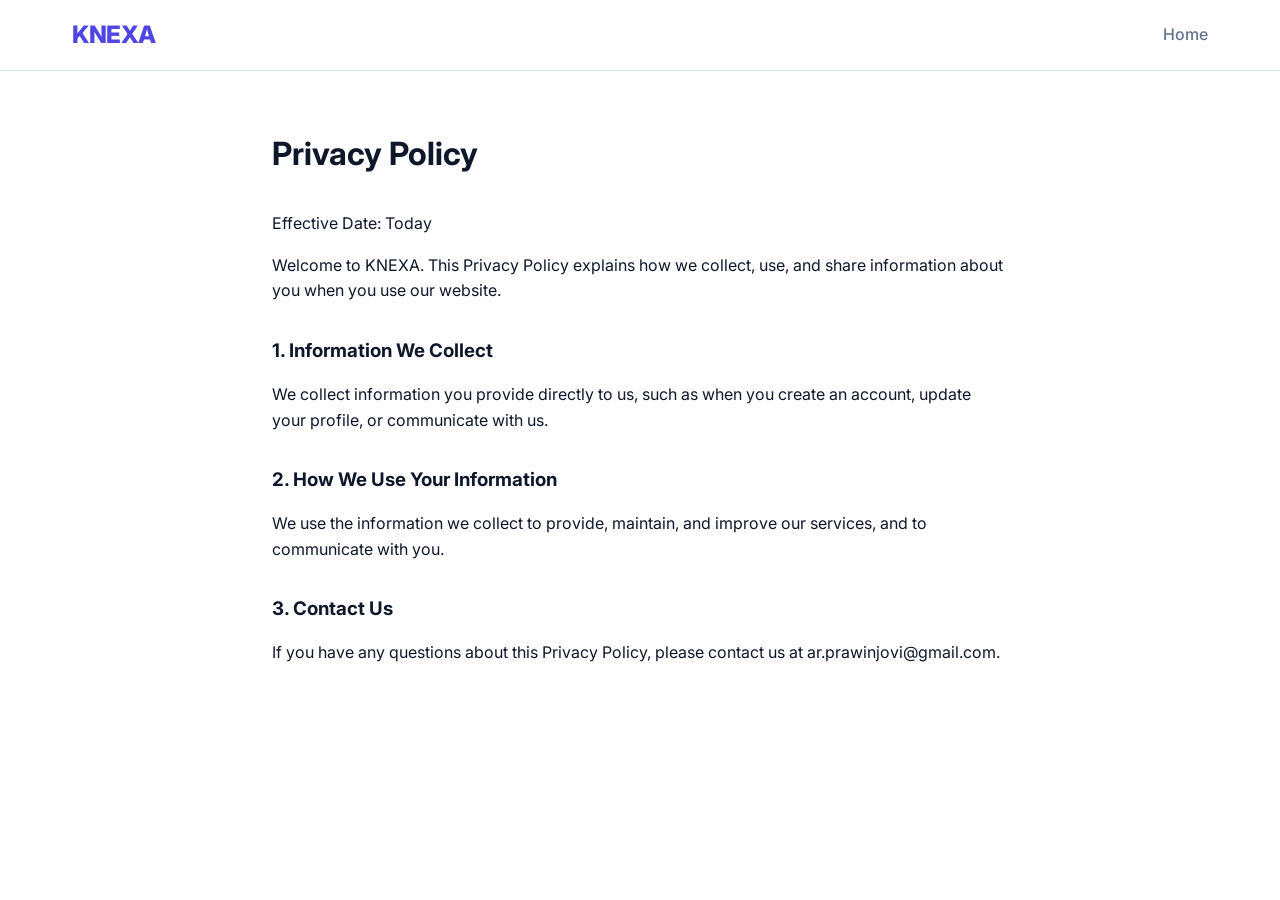
<file: privacy.html>
<!DOCTYPE html>
<html lang="en" data-theme="light">
<head>
    <meta charset="UTF-8">
    <meta name="viewport" content="width=device-width, initial-scale=1.0">
    <title>Privacy Policy | KNEXA</title>
    <link rel="preconnect" href="https://fonts.googleapis.com">
    <link rel="preconnect" href="https://fonts.gstatic.com" crossorigin>
    <link href="https://fonts.googleapis.com/css2?family=Inter:wght@300;400;500;600;700;800&display=swap" rel="stylesheet">
    <link rel="stylesheet" href="css/style.css">
    <link rel="stylesheet" href="https://cdnjs.cloudflare.com/ajax/libs/font-awesome/6.4.0/css/all.min.css">
</head>
<body>
    <nav class="navbar">
        <div class="nav-container">
            <a href="index.html" class="logo">KNEXA</a>
            <ul class="nav-links">
                <li><a href="index.html">Home</a></li>
            </ul>
        </div>
    </nav>
    <div class="container" style="padding-top: 8rem; min-height: 100vh; max-width: 800px; padding-bottom: 4rem;">
        <h1 style="margin-bottom: 2rem;">Privacy Policy</h1>
        <p style="margin-bottom: 1rem;">Effective Date: Today</p>
        <p style="margin-bottom: 1rem;">Welcome to KNEXA. This Privacy Policy explains how we collect, use, and share information about you when you use our website.</p>
        
        <h3 style="margin-top: 2rem; margin-bottom: 1rem;">1. Information We Collect</h3>
        <p style="margin-bottom: 1rem;">We collect information you provide directly to us, such as when you create an account, update your profile, or communicate with us.</p>
        
        <h3 style="margin-top: 2rem; margin-bottom: 1rem;">2. How We Use Your Information</h3>
        <p style="margin-bottom: 1rem;">We use the information we collect to provide, maintain, and improve our services, and to communicate with you.</p>
        
        <h3 style="margin-top: 2rem; margin-bottom: 1rem;">3. Contact Us</h3>
        <p style="margin-bottom: 1rem;">If you have any questions about this Privacy Policy, please contact us at ar.prawinjovi@gmail.com.</p>
    </div>
</body>
</html>
</file>
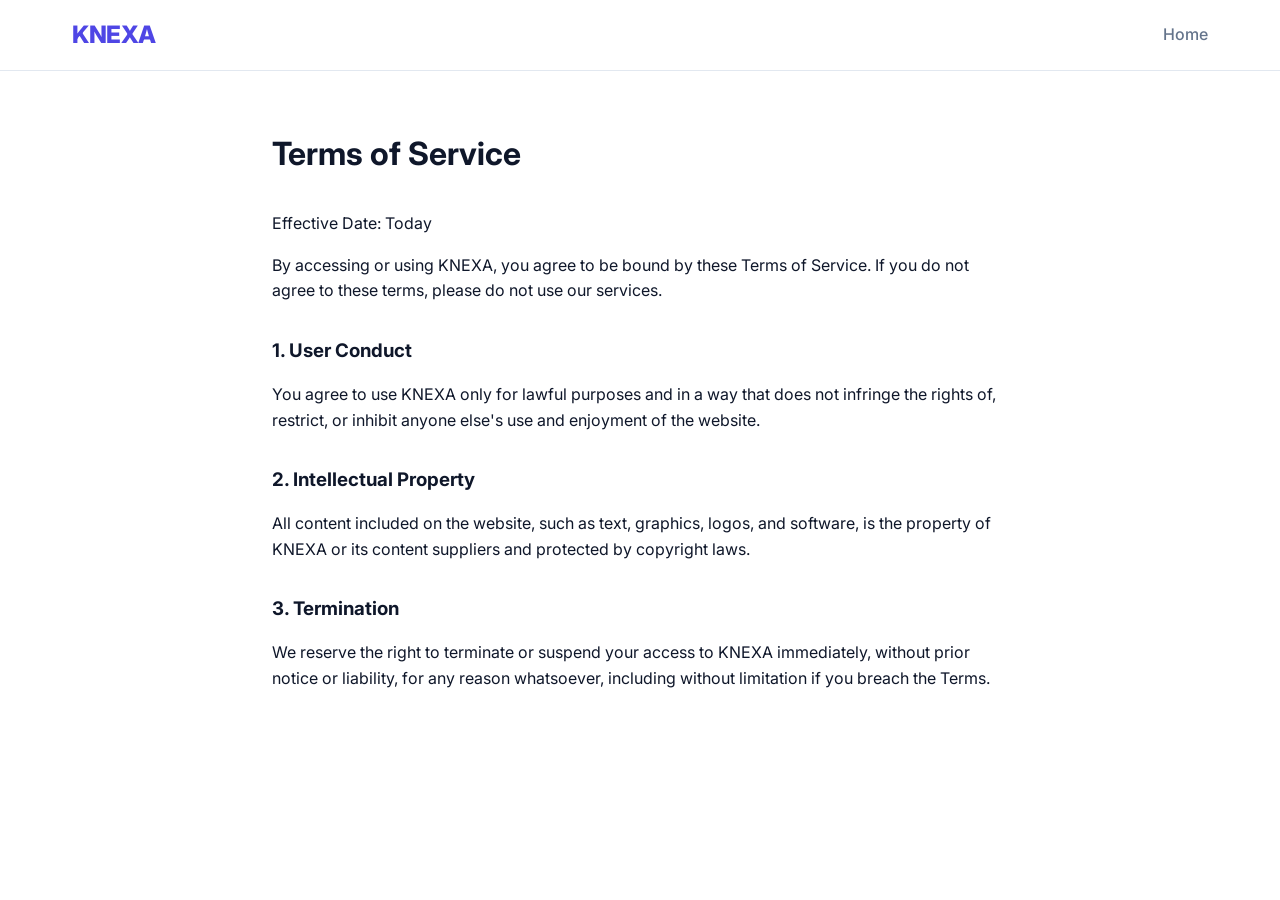
<file: terms.html>
<!DOCTYPE html>
<html lang="en" data-theme="light">
<head>
    <meta charset="UTF-8">
    <meta name="viewport" content="width=device-width, initial-scale=1.0">
    <title>Terms of Service | KNEXA</title>
    <link rel="preconnect" href="https://fonts.googleapis.com">
    <link rel="preconnect" href="https://fonts.gstatic.com" crossorigin>
    <link href="https://fonts.googleapis.com/css2?family=Inter:wght@300;400;500;600;700;800&display=swap" rel="stylesheet">
    <link rel="stylesheet" href="css/style.css">
    <link rel="stylesheet" href="https://cdnjs.cloudflare.com/ajax/libs/font-awesome/6.4.0/css/all.min.css">
</head>
<body>
    <nav class="navbar">
        <div class="nav-container">
            <a href="index.html" class="logo">KNEXA</a>
            <ul class="nav-links">
                <li><a href="index.html">Home</a></li>
            </ul>
        </div>
    </nav>
    <div class="container" style="padding-top: 8rem; min-height: 100vh; max-width: 800px; padding-bottom: 4rem;">
        <h1 style="margin-bottom: 2rem;">Terms of Service</h1>
        <p style="margin-bottom: 1rem;">Effective Date: Today</p>
        <p style="margin-bottom: 1rem;">By accessing or using KNEXA, you agree to be bound by these Terms of Service. If you do not agree to these terms, please do not use our services.</p>
        
        <h3 style="margin-top: 2rem; margin-bottom: 1rem;">1. User Conduct</h3>
        <p style="margin-bottom: 1rem;">You agree to use KNEXA only for lawful purposes and in a way that does not infringe the rights of, restrict, or inhibit anyone else's use and enjoyment of the website.</p>
        
        <h3 style="margin-top: 2rem; margin-bottom: 1rem;">2. Intellectual Property</h3>
        <p style="margin-bottom: 1rem;">All content included on the website, such as text, graphics, logos, and software, is the property of KNEXA or its content suppliers and protected by copyright laws.</p>
        
        <h3 style="margin-top: 2rem; margin-bottom: 1rem;">3. Termination</h3>
        <p style="margin-bottom: 1rem;">We reserve the right to terminate or suspend your access to KNEXA immediately, without prior notice or liability, for any reason whatsoever, including without limitation if you breach the Terms.</p>
    </div>
</body>
</html>
</file>
<file: css/style.css>
:root {
    
    --color-primary: #4F46E5; 
    --color-primary-hover: #4338CA;
    --color-secondary: #0ea5e9; 
    --color-secondary-hover: #0284c7;
    
    --color-bg-main: #FFFFFF;
    --color-bg-main-rgb: 255, 255, 255;
    --color-bg-alt: #F8FAFC;
    --color-bg-card: #FFFFFF;
    
    --color-text-main: #0F172A;
    --color-text-muted: #64748B;
    
    --color-border: #E2E8F0;
    --color-border-hover: #CBD5E1;
    
    --shadow-sm: 0 1px 2px 0 rgba(0, 0, 0, 0.05);
    --shadow-md: 0 4px 6px -1px rgba(0, 0, 0, 0.1), 0 2px 4px -1px rgba(0, 0, 0, 0.06);
    --shadow-lg: 0 10px 15px -3px rgba(0, 0, 0, 0.1), 0 4px 6px -2px rgba(0, 0, 0, 0.05);
    --shadow-glow: 0 0 20px rgba(79, 70, 229, 0.3);
    
    --gradient-primary: linear-gradient(135deg, var(--color-primary), var(--color-secondary));
    
    --transition-fast: 0.2s ease;
    --transition-normal: 0.3s ease;
    --transition-slow: 0.5s ease;
    
    --border-radius-sm: 0.375rem;
    --border-radius-md: 0.5rem;
    --border-radius-lg: 1rem;
    --border-radius-xl: 1.5rem;
}

[data-theme="dark"] {
    --color-primary: #6366F1;
    --color-primary-hover: #818CF8;
    --color-secondary: #38BDF8;
    --color-secondary-hover: #7DD3FC;
    
    --color-bg-main: #0F172A;
    --color-bg-main-rgb: 15, 23, 42;
    --color-bg-alt: #1E293B;
    --color-bg-card: #1E293B;
    
    --color-text-main: #F8FAFC;
    --color-text-muted: #94A3B8;
    
    --color-border: #334155;
    --color-border-hover: #475569;
    
    --shadow-sm: 0 1px 2px 0 rgba(0, 0, 0, 0.3);
    --shadow-md: 0 4px 6px -1px rgba(0, 0, 0, 0.4), 0 2px 4px -1px rgba(0, 0, 0, 0.2);
    --shadow-lg: 0 10px 15px -3px rgba(0, 0, 0, 0.5), 0 4px 6px -2px rgba(0, 0, 0, 0.3);
}


* {
    margin: 0;
    padding: 0;
    box-sizing: border-box;
}

html {
    scroll-behavior: smooth;
    font-family: 'Inter', sans-serif;
}

body {
    background-color: var(--color-bg-main);
    color: var(--color-text-main);
    line-height: 1.6;
    transition: background-color var(--transition-normal), color var(--transition-normal);
    overflow-x: hidden;
}

a {
    text-decoration: none;
    color: inherit;
}

ul {
    list-style: none;
}

img {
    max-width: 100%;
    height: auto;
    display: block;
}

.container {
    width: 100%;
    max-width: 1200px;
    margin: 0 auto;
    padding: 0 2rem;
}

.section-padding {
    padding: 6rem 0;
}

.section-bg {
    background-color: var(--color-bg-alt);
}

.text-gradient {
    background: var(--gradient-primary);
    -webkit-background-clip: text;
    -webkit-text-fill-color: transparent;
    background-clip: text;
}

.section-header {
    text-align: center;
    margin-bottom: 4rem;
}

.section-title {
    font-size: 2.5rem;
    font-weight: 700;
    margin-bottom: 1rem;
    color: var(--color-text-main);
}

.section-subtitle {
    font-size: 1.25rem;
    color: var(--color-text-muted);
    max-width: 600px;
    margin: 0 auto;
}


.btn {
    display: inline-flex;
    align-items: center;
    justify-content: center;
    gap: 0.5rem;
    padding: 0.75rem 1.5rem;
    border-radius: var(--border-radius-md);
    font-weight: 600;
    text-align: center;
    cursor: pointer;
    transition: all var(--transition-normal);
    border: 2px solid transparent;
    line-height: 1.5;
}

.btn-large {
    padding: 1rem 2rem;
    font-size: 1.125rem;
    border-radius: var(--border-radius-lg);
}

.btn-primary {
    background-color: var(--color-primary);
    color: #FFFFFF;
}

.btn-primary:hover {
    background-color: var(--color-primary-hover);
    transform: translateY(-2px);
    box-shadow: var(--shadow-md);
}

.btn-secondary {
    background-color: var(--color-bg-card);
    color: var(--color-text-main);
    border-color: var(--color-border);
}

.btn-secondary:hover {
    border-color: var(--color-primary);
    transform: translateY(-2px);
    box-shadow: var(--shadow-md);
}

.btn-outline {
    background-color: transparent;
    color: var(--color-text-main);
    border-color: var(--color-border);
}

.btn-outline:hover {
    border-color: var(--color-primary);
    color: var(--color-primary);
}


.navbar {
    position: fixed;
    top: 0;
    left: 0;
    width: 100%;
    background-color: rgba(var(--color-bg-main-rgb), 0.9);
    backdrop-filter: blur(10px);
    z-index: 1000;
    border-bottom: 1px solid var(--color-border);
    transition: all var(--transition-normal);
}

.navbar.scrolled {
    box-shadow: var(--shadow-sm);
}

.nav-container {
    display: flex;
    align-items: center;
    padding: 1rem 2rem;
    max-width: 1200px;
    margin: 0 auto;
    gap: 2.5rem;
}

.logo {
    font-size: 1.5rem;
    font-weight: 800;
    letter-spacing: -0.5px;
    color: var(--color-primary);
    margin-right: auto;
}

.nav-menu {
    display: flex;
    align-items: center;
    gap: 2rem;
}

.nav-links {
    display: flex;
    gap: 1.5rem;
}

.nav-links a {
    font-weight: 500;
    color: var(--color-text-muted);
    transition: color var(--transition-fast);
    position: relative;
}

.nav-links a:hover,
.nav-links a.active {
    color: var(--color-text-main);
}

.nav-links a::after {
    content: '';
    position: absolute;
    bottom: -4px;
    left: 0;
    width: 0;
    height: 2px;
    background-color: var(--color-primary);
    transition: width var(--transition-normal);
}

.nav-links a:hover::after,
.nav-links a.active::after {
    width: 100%;
}

.nav-actions {
    display: flex;
    align-items: center;
    gap: 1rem;
}

.theme-toggle {
    background: none;
    border: none;
    color: var(--color-text-main);
    font-size: 1.25rem;
    cursor: pointer;
    transition: color var(--transition-fast);
    padding: 0.5rem;
    border-radius: 50%;
}

.theme-toggle:hover {
    color: var(--color-primary);
    background-color: var(--color-bg-alt);
}

.hamburger {
    display: none;
    background: none;
    border: none;
    cursor: pointer;
}

.hamburger .bar {
    display: block;
    width: 25px;
    height: 3px;
    margin: 5px auto;
    background-color: var(--color-text-main);
    transition: all var(--transition-normal);
}


.hero {
    padding-top: 8rem;
    min-height: 100vh;
    display: flex;
    align-items: center;
    position: relative;
    overflow: hidden;
}

.hero-container {
    max-width: 1200px;
    margin: 0 auto;
    padding: 0 2rem;
    display: grid;
    grid-template-columns: 1fr 1fr;
    gap: 4rem;
    align-items: center;
}

.hero-title {
    font-size: 4rem;
    line-height: 1.1;
    font-weight: 800;
    margin-bottom: 1.5rem;
}

.hero-subtitle {
    font-size: 1.25rem;
    color: var(--color-text-muted);
    margin-bottom: 2.5rem;
    max-width: 90%;
}

.hero-buttons {
    display: flex;
    gap: 1rem;
    margin-bottom: 3rem;
}

.search-container {
    background-color: var(--color-bg-card);
    padding: 1.5rem;
    border-radius: var(--border-radius-lg);
    box-shadow: var(--shadow-lg);
    border: 1px solid var(--color-border);
}

.search-box {
    display: flex;
    align-items: center;
    gap: 1rem;
    margin-bottom: 1rem;
}

.search-icon {
    color: var(--color-text-muted);
    font-size: 1.25rem;
}

.search-input {
    flex: 1;
    border: none;
    background: none;
    font-size: 1.125rem;
    color: var(--color-text-main);
    outline: none;
}

.popular-tags {
    display: flex;
    align-items: center;
    flex-wrap: wrap;
    gap: 0.5rem;
    font-size: 0.875rem;
    color: var(--color-text-muted);
}

.tag {
    background-color: var(--color-bg-alt);
    padding: 0.25rem 0.75rem;
    border-radius: 999px;
    transition: all var(--transition-fast);
}

.tag:hover {
    background-color: var(--color-primary);
    color: white;
}


.hero-visual {
    position: relative;
    height: 500px;
    display: flex;
    justify-content: center;
    align-items: center;
}

.abstract-shape {
    position: absolute;
    border-radius: 50%;
    filter: blur(60px);
    z-index: -1;
    opacity: 0.5;
}

.shape-1 {
    width: 300px;
    height: 300px;
    background-color: var(--color-primary);
    top: 0;
    right: 0;
    animation: float 8s ease-in-out infinite;
}

.shape-2 {
    width: 250px;
    height: 250px;
    background-color: var(--color-secondary);
    bottom: 0;
    left: 0;
    animation: float 10s ease-in-out infinite reverse;
}

.glass-card {
    background: rgba(255, 255, 255, 0.1);
    backdrop-filter: blur(10px);
    -webkit-backdrop-filter: blur(10px);
    border: 1px solid rgba(255, 255, 255, 0.2);
    padding: 1.5rem;
    border-radius: var(--border-radius-lg);
    display: flex;
    align-items: center;
    gap: 1rem;
    box-shadow: var(--shadow-lg);
    position: absolute;
    transition: transform 0.3s ease;
}

[data-theme="dark"] .glass-card {
    background: rgba(30, 41, 59, 0.5);
    border: 1px solid rgba(255, 255, 255, 0.1);
}

.user-card-1 {
    top: 15%;
    left: 10%;
    animation: float 6s ease-in-out infinite;
}

.user-card-2 {
    bottom: 20%;
    right: 5%;
    animation: float 7s ease-in-out infinite reverse;
}

.avatar {
    width: 60px;
    height: 60px;
    border-radius: 50%;
    object-fit: cover;
    border: 2px solid var(--color-primary);
}

.user-info h4 {
    font-size: 1.125rem;
    margin-bottom: 0.25rem;
}

.user-info p {
    font-size: 0.875rem;
    color: var(--color-text-muted);
}

.connection-line {
    position: absolute;
    font-size: 2rem;
    color: var(--color-primary);
    background-color: var(--color-bg-card);
    width: 60px;
    height: 60px;
    display: flex;
    justify-content: center;
    align-items: center;
    border-radius: 50%;
    box-shadow: var(--shadow-glow);
    z-index: 1;
}


.dynamic-hero-interaction {
    display: flex;
    flex-direction: column;
    gap: 2rem;
    align-items: flex-start;
    margin-top: 1rem;
}

.typing-container {
    font-size: 2rem;
    font-weight: 600;
    background: rgba(var(--color-bg-card), 0.5);
    padding: 1rem 2rem;
    border-radius: var(--border-radius-lg);
    border: 1px solid var(--color-border);
    box-shadow: var(--shadow-md);
    backdrop-filter: blur(10px);
    display: flex;
    align-items: center;
    gap: 0.5rem;
}

.typing-prefix {
    color: var(--color-text-muted);
}

.typing-cursor {
    animation: blink 1s step-end infinite;
    color: var(--color-primary);
}

@keyframes blink {
    50% { opacity: 0; }
}

.btn-glow {
    background: var(--gradient-primary);
    color: white;
    border: none;
    box-shadow: 0 0 15px var(--color-primary);
    position: relative;
    overflow: hidden;
    transition: all 0.3s ease;
}

.btn-glow:hover {
    box-shadow: 0 0 30px var(--color-primary);
    transform: translateY(-3px);
}

.btn-glow::after {
    content: '';
    position: absolute;
    top: -50%;
    left: -50%;
    width: 200%;
    height: 200%;
    background: radial-gradient(circle, rgba(255,255,255,0.3) 0%, transparent 60%);
    opacity: 0;
    transition: opacity 0.3s ease;
}

.btn-glow:hover::after {
    opacity: 1;
    animation: rotateGlow 2s linear infinite;
}

@keyframes rotateGlow {
    from { transform: rotate(0deg); }
    to { transform: rotate(360deg); }
}

.floating-badges {
    display: flex;
    gap: 1rem;
    flex-wrap: wrap;
}

.glass-badge {
    background: rgba(255, 255, 255, 0.1);
    border: 1px solid rgba(255, 255, 255, 0.2);
    backdrop-filter: blur(5px);
    padding: 0.5rem 1rem;
    border-radius: 999px;
    font-size: 0.875rem;
    color: var(--color-text-main);
    display: flex;
    align-items: center;
    gap: 0.5rem;
    animation: float 5s ease-in-out infinite;
    transition: all 0.3s ease;
    cursor: pointer;
}

[data-theme="dark"] .glass-badge {
    background: rgba(30, 41, 59, 0.4);
    border-color: rgba(255, 255, 255, 0.1);
}

.glass-badge:hover {
    background: var(--color-primary);
    color: white;
    transform: translateY(-2px);
}

.badge-1 { animation-delay: 0s; }
.badge-2 { animation-delay: 1s; }
.badge-3 { animation-delay: 2s; }


.steps-grid {
    display: grid;
    grid-template-columns: repeat(auto-fit, minmax(250px, 1fr));
    gap: 2rem;
}

.step-card {
    background-color: var(--color-bg-card);
    padding: 2.5rem 2rem;
    border-radius: var(--border-radius-xl);
    box-shadow: var(--shadow-sm);
    text-align: center;
    position: relative;
    border: 1px solid var(--color-border);
    transition: all var(--transition-normal);
}

.step-card:hover {
    transform: translateY(-10px);
    box-shadow: var(--shadow-lg);
    border-color: var(--color-primary);
}

.step-number {
    position: absolute;
    top: -15px;
    right: 20px;
    font-size: 4rem;
    font-weight: 800;
    color: var(--color-border);
    opacity: 0.3;
    transition: color var(--transition-normal);
}

.step-card:hover .step-number {
    color: var(--color-primary);
    opacity: 0.1;
}

.step-icon {
    font-size: 3rem;
    color: var(--color-primary);
    margin-bottom: 1.5rem;
}

.step-card h3 {
    font-size: 1.25rem;
    margin-bottom: 1rem;
}

.step-card p {
    color: var(--color-text-muted);
}


.features-grid {
    display: grid;
    grid-template-columns: repeat(auto-fit, minmax(250px, 1fr));
    gap: 2rem;
}

.feature-card {
    background-color: var(--color-bg-card);
    padding: 2.5rem;
    border-radius: var(--border-radius-lg);
    box-shadow: var(--shadow-md);
    transition: all var(--transition-normal);
    border-bottom: 4px solid transparent;
}

.feature-card:hover {
    transform: translateY(-5px);
    border-bottom-color: var(--color-primary);
    box-shadow: var(--shadow-lg);
}

.feature-icon {
    width: 60px;
    height: 60px;
    background: var(--gradient-primary);
    border-radius: var(--border-radius-md);
    display: flex;
    justify-content: center;
    align-items: center;
    font-size: 1.75rem;
    color: white;
    margin-bottom: 1.5rem;
}

.feature-card h3 {
    font-size: 1.5rem;
    margin-bottom: 1rem;
}

.feature-card p {
    color: var(--color-text-muted);
}


.skills-grid {
    display: grid;
    grid-template-columns: repeat(auto-fill, minmax(300px, 1fr));
    gap: 2rem;
}

.skill-card {
    background-color: var(--color-bg-card);
    padding: 2rem;
    border-radius: var(--border-radius-lg);
    border: 1px solid var(--color-border);
    transition: all var(--transition-normal);
    cursor: pointer;
}

.skill-card:hover {
    border-color: var(--color-primary);
    box-shadow: var(--shadow-md);
}

.skill-header {
    display: flex;
    justify-content: space-between;
    align-items: center;
    margin-bottom: 1rem;
}

.skill-category {
    font-size: 0.875rem;
    color: var(--color-primary);
    font-weight: 600;
    background-color: rgba(79, 70, 229, 0.1);
    padding: 0.25rem 0.75rem;
    border-radius: 999px;
}

.skill-icon {
    font-size: 1.5rem;
    color: var(--color-text-muted);
}

.skill-card h3 {
    font-size: 1.25rem;
    margin-bottom: 1.5rem;
}

.skill-stats {
    display: flex;
    justify-content: space-between;
    align-items: center;
    font-size: 0.875rem;
    color: var(--color-text-muted);
}

.trend.up {
    color: #10B981; 
    font-weight: 600;
}


.community-grid {
    display: grid;
    grid-template-columns: repeat(auto-fit, minmax(250px, 1fr));
    gap: 2rem;
}

.community-card {
    position: relative;
    border-radius: var(--border-radius-xl);
    overflow: hidden;
    height: 350px;
    box-shadow: var(--shadow-md);
    transition: transform var(--transition-normal);
    cursor: pointer;
}

.community-card:hover {
    transform: scale(1.03);
    box-shadow: var(--shadow-lg);
}

.community-bg {
    position: absolute;
    top: 0;
    left: 0;
    width: 100%;
    height: 100%;
    background-size: cover;
    background-position: center;
    transition: transform var(--transition-slow);
}

.community-card:hover .community-bg {
    transform: scale(1.1);
}

.community-content {
    position: absolute;
    bottom: 0;
    left: 0;
    width: 100%;
    padding: 2rem;
    color: white;
    z-index: 2;
}

.community-content h3 {
    font-size: 1.75rem;
    margin-bottom: 0.5rem;
}

.community-skills {
    font-size: 0.875rem;
    opacity: 0.9;
    margin-bottom: 1rem;
}

.community-members {
    font-weight: 600;
    display: flex;
    align-items: center;
    gap: 0.5rem;
}


.final-cta {
    background-color: var(--color-bg-alt);
}

.cta-container {
    background: var(--gradient-primary);
    border-radius: var(--border-radius-xl);
    padding: 5rem 2rem;
    text-align: center;
    color: white;
    position: relative;
    overflow: hidden;
    max-width: 1000px;
    margin: 0 auto;
    box-shadow: var(--shadow-lg);
}

.cta-content {
    position: relative;
    z-index: 2;
}

.cta-content h2 {
    font-size: 3rem;
    font-weight: 800;
    margin-bottom: 1.5rem;
}

.cta-content p {
    font-size: 1.25rem;
    margin-bottom: 3rem;
    opacity: 0.9;
}

.cta-buttons {
    display: flex;
    justify-content: center;
    gap: 1rem;
}

.cta-buttons .btn-primary {
    background-color: white;
    color: var(--color-primary);
}

.cta-buttons .btn-primary:hover {
    background-color: var(--color-bg-alt);
}

.cta-outline {
    border-color: white;
    color: white;
}

.cta-outline:hover {
    background-color: rgba(255, 255, 255, 0.1);
    border-color: white;
    color: white;
}

.cta-shape {
    position: absolute;
    background: rgba(255, 255, 255, 0.1);
    border-radius: 50%;
    z-index: 1;
}

.cta-shape-1 {
    width: 300px;
    height: 300px;
    top: -100px;
    left: -100px;
}

.cta-shape-2 {
    width: 400px;
    height: 400px;
    bottom: -150px;
    right: -100px;
}


.footer {
    background-color: var(--color-bg-card);
    padding: 6rem 0 2rem;
    border-top: 1px solid var(--color-border);
}

.footer-grid {
    display: grid;
    grid-template-columns: 2fr 1fr 1fr 1fr;
    gap: 4rem;
    margin-bottom: 4rem;
}

.footer-brand h2 {
    color: var(--color-primary);
    font-size: 2rem;
    margin-bottom: 1rem;
}

.footer-brand p {
    color: var(--color-text-muted);
    margin-bottom: 2rem;
}

.social-icons {
    display: flex;
    gap: 1rem;
}

.social-icons a {
    width: 40px;
    height: 40px;
    border-radius: 50%;
    background-color: var(--color-bg-alt);
    color: var(--color-text-main);
    display: flex;
    justify-content: center;
    align-items: center;
    transition: all var(--transition-fast);
}

.social-icons a:hover {
    background-color: var(--color-primary);
    color: white;
    transform: translateY(-3px);
}

.footer-links-group h4 {
    font-size: 1.125rem;
    margin-bottom: 1.5rem;
    color: var(--color-text-main);
}

.footer-links li {
    margin-bottom: 1rem;
}

.footer-links a {
    color: var(--color-text-muted);
    transition: color var(--transition-fast);
}

.footer-links a:hover {
    color: var(--color-primary);
}

.footer-bottom {
    text-align: center;
    padding-top: 2rem;
    border-top: 1px solid var(--color-border);
    color: var(--color-text-muted);
    font-size: 0.875rem;
}


@keyframes float {
    0% { transform: translateY(0px); }
    50% { transform: translateY(-20px); }
    100% { transform: translateY(0px); }
}

.reveal {
    opacity: 0;
    transform: translateY(50px);
    transition: all 0.8s ease;
}

.reveal.active {
    opacity: 1;
    transform: translateY(0);
}

.reveal-delay {
    transition-delay: 0.2s;
}
.reveal-delay-1 { transition-delay: 0.1s; }
.reveal-delay-2 { transition-delay: 0.2s; }
.reveal-delay-3 { transition-delay: 0.3s; }
.reveal-delay-4 { transition-delay: 0.4s; }
.reveal-delay-5 { transition-delay: 0.5s; }


@media (max-width: 992px) {
    .hero-container {
        grid-template-columns: 1fr;
        text-align: center;
    }

    .hero-subtitle {
        margin: 0 auto 2.5rem;
    }

    .hero-buttons {
        justify-content: center;
    }
    
    .hero-visual {
        margin-top: 2rem;
    }

    .footer-grid {
        grid-template-columns: 1fr 1fr;
    }
}

@media (max-width: 768px) {
    .hamburger {
        display: block;
    }

    .hamburger.active .bar:nth-child(2) {
        opacity: 0;
    }

    .hamburger.active .bar:nth-child(1) {
        transform: translateY(8px) rotate(45deg);
    }

    .hamburger.active .bar:nth-child(3) {
        transform: translateY(-8px) rotate(-45deg);
    }

    .nav-menu {
        position: fixed;
        left: -100%;
        top: 70px;
        height: calc(100vh - 70px);
        overflow-y: auto;
        gap: 0;
        flex-direction: column;
        background-color: rgba(var(--color-bg-main-rgb), 0.95);
        backdrop-filter: blur(10px);
        width: 100%;
        text-align: center;
        transition: 0.3s;
        box-shadow: var(--shadow-md);
        padding: 2rem 0;
        z-index: 1000;
    }

    .nav-menu.active {
        left: 0;
    }

    .nav-links {
        flex-direction: column;
        width: 100%;
    }

    .nav-links li {
        margin: 1rem 0;
    }

    .nav-actions {
        flex-direction: column;
        margin-top: 2rem;
        width: 100%;
    }

    .hero-title {
        font-size: 2.5rem;
    }

    .section-title {
        font-size: 2rem;
    }

    .footer-grid {
        grid-template-columns: 1fr;
        text-align: center;
    }

    .social-icons {
        justify-content: center;
    }
    
    .cta-buttons {
        flex-direction: column;
    }
}


.modal {
    display: none; 
    position: fixed; 
    z-index: 2000; 
    left: 0;
    top: 0;
    width: 100%; 
    height: 100%; 
    overflow: auto; 
    background-color: rgba(0,0,0,0.5); 
    backdrop-filter: blur(5px);
    opacity: 0;
    transition: opacity var(--transition-normal);
}

.modal.show {
    display: flex;
    justify-content: center;
    align-items: center;
    opacity: 1;
}

.modal-content {
    background-color: var(--color-bg-card);
    margin: auto;
    padding: 2.5rem;
    border-radius: var(--border-radius-lg);
    width: 90%;
    max-width: 450px;
    position: relative;
    transform: translateY(-20px);
    transition: transform var(--transition-normal);
    box-shadow: var(--shadow-lg);
}

.modal.show .modal-content {
    transform: translateY(0);
}

.close-modal {
    color: var(--color-text-muted);
    float: right;
    font-size: 28px;
    font-weight: bold;
    cursor: pointer;
    position: absolute;
    top: 1rem;
    right: 1.5rem;
}

.close-modal:hover,
.close-modal:focus {
    color: var(--color-text-main);
    text-decoration: none;
    cursor: pointer;
}

.auth-tabs {
    display: flex;
    margin-bottom: 2rem;
    border-bottom: 1px solid var(--color-border);
}

.auth-tab {
    flex: 1;
    background: none;
    border: none;
    padding: 1rem;
    font-size: 1.125rem;
    font-weight: 600;
    color: var(--color-text-muted);
    cursor: pointer;
    border-bottom: 2px solid transparent;
    transition: all var(--transition-fast);
}

.auth-tab:hover {
    color: var(--color-primary);
}

.auth-tab.active {
    color: var(--color-primary);
    border-bottom-color: var(--color-primary);
}

.auth-form {
    display: none;
}

.auth-form.active {
    display: block;
    animation: fadeIn var(--transition-normal);
}

.auth-form h2 {
    margin-bottom: 1.5rem;
    text-align: center;
}

.form-group {
    margin-bottom: 1.25rem;
}

.form-group label {
    display: block;
    margin-bottom: 0.5rem;
    font-weight: 500;
    color: var(--color-text-main);
}

.form-input {
    width: 100%;
    padding: 0.75rem 1rem;
    border-radius: var(--border-radius-md);
    border: 1px solid var(--color-border);
    background-color: var(--color-bg-alt);
    color: var(--color-text-main);
    font-family: inherit;
    font-size: 1rem;
    transition: border-color var(--transition-fast);
}

.form-input:focus {
    outline: none;
    border-color: var(--color-primary);
    box-shadow: 0 0 0 3px rgba(79, 70, 229, 0.1);
}

.btn-full {
    width: 100%;
    margin-top: 1rem;
}

@keyframes fadeIn {
    from { opacity: 0; transform: translateY(10px); }
    to { opacity: 1; transform: translateY(0); }
}


.auth-page {
    display: flex;
    flex-direction: column;
    min-height: 100vh;
}

.auth-container {
    flex: 1;
    display: flex;
    justify-content: center;
    align-items: center;
    padding: 6rem 2rem 2rem;
    background-color: var(--color-bg-alt);
    background-image: radial-gradient(var(--color-primary) 1px, transparent 1px);
    background-size: 40px 40px;
    background-position: -19px -19px;
}

[data-theme="dark"] .auth-container {
    background-image: radial-gradient(rgba(255,255,255,0.05) 1px, transparent 1px);
}

.auth-card {
    background-color: var(--color-bg-card);
    padding: 3rem 2.5rem;
    border-radius: var(--border-radius-xl);
    width: 100%;
    max-width: 450px;
    box-shadow: var(--shadow-lg);
    border: 1px solid var(--color-border);
    animation: fadeIn var(--transition-normal);
}

.auth-card h2 {
    text-align: center;
    font-size: 2rem;
    margin-bottom: 0.5rem;
    color: var(--color-text-main);
}

.auth-subtitle {
    text-align: center;
    color: var(--color-text-muted);
    margin-bottom: 2rem;
}

.auth-switch {
    text-align: center;
    margin-top: 1.5rem;
    color: var(--color-text-muted);
    font-size: 0.875rem;
}

.auth-switch a {
    color: var(--color-primary);
    font-weight: 600;
}

.auth-switch a:hover {
    text-decoration: underline;
}


.dna-summary-card {
    background: var(--color-bg-card);
    border: 1px solid var(--color-border);
    border-radius: var(--border-radius-xl);
    padding: 2.5rem;
    box-shadow: var(--shadow-md);
    margin-bottom: 4rem;
}

.dna-summary-header {
    display: flex;
    justify-content: space-between;
    align-items: center;
    margin-bottom: 1.5rem;
}

.dna-percentage {
    font-size: 2rem;
    font-weight: 800;
    color: var(--color-primary);
}

.progress-bar-container {
    width: 100%;
    height: 12px;
    background-color: var(--color-bg-alt);
    border-radius: 999px;
    overflow: hidden;
    margin-bottom: 2rem;
}

.progress-bar-fill {
    height: 100%;
    background: var(--gradient-primary);
    border-radius: 999px;
    transition: width 1s ease-in-out;
}

.dna-stats-grid {
    display: grid;
    grid-template-columns: repeat(4, 1fr);
    gap: 1.5rem;
    text-align: center;
}

.dna-stat-item {
    padding: 1.5rem;
    background-color: var(--color-bg-alt);
    border-radius: var(--border-radius-lg);
    transition: transform var(--transition-fast);
}

.dna-stat-item:hover {
    transform: translateY(-5px);
}

.dna-stat-item i {
    font-size: 2rem;
    color: var(--color-primary);
    margin-bottom: 1rem;
}

.dna-stat-item h3 {
    font-size: 1.5rem;
    margin-bottom: 0.25rem;
}

.dna-stat-item p {
    color: var(--color-text-muted);
    font-size: 0.875rem;
}

.dna-section-header {
    display: flex;
    justify-content: space-between;
    align-items: center;
    margin-bottom: 1.5rem;
    border-bottom: 1px solid var(--color-border);
    padding-bottom: 1rem;
}

.dna-grid {
    display: grid;
    grid-template-columns: repeat(auto-fill, minmax(300px, 1fr));
    gap: 1.5rem;
}

.empty-state {
    grid-column: 1 / -1;
    text-align: center;
    padding: 3rem;
    color: var(--color-text-muted);
    background: var(--color-bg-card);
    border: 1px dashed var(--color-border);
    border-radius: var(--border-radius-lg);
}


.modal-overlay {
    position: fixed;
    top: 0; left: 0; width: 100%; height: 100%;
    background: rgba(0, 0, 0, 0.5);
    backdrop-filter: blur(5px);
    display: flex;
    justify-content: center;
    align-items: center;
    z-index: 2000;
}

.modal-overlay.hidden {
    display: none;
}

.modal-content {
    position: relative;
    max-height: 90vh;
    overflow-y: auto;
}

.close-btn {
    position: absolute;
    top: 1rem;
    right: 1.5rem;
    font-size: 2rem;
    cursor: pointer;
    color: var(--color-text-muted);
    transition: color 0.2s;
}

.close-btn:hover {
    color: var(--color-primary);
}

.skill-action-btns {
    display: flex;
    gap: 0.5rem;
    margin-top: 1rem;
}

.btn-small {
    padding: 0.25rem 0.5rem;
    font-size: 0.75rem;
}


.matches-grid {
    display: grid;
    grid-template-columns: repeat(auto-fill, minmax(320px, 1fr));
    gap: 2rem;
}

.match-card {
    background: var(--color-bg-card);
    border: 1px solid var(--color-border);
    border-radius: var(--border-radius-xl);
    overflow: hidden;
    box-shadow: var(--shadow-md);
    transition: transform var(--transition-normal), box-shadow var(--transition-normal);
    display: flex;
    flex-direction: column;
}

.match-card:hover {
    transform: translateY(-5px);
    box-shadow: var(--shadow-lg);
}

.match-header {
    padding: 1.5rem;
    border-bottom: 1px solid var(--color-border);
    display: flex;
    align-items: center;
    gap: 1rem;
    position: relative;
}

.match-avatar {
    width: 60px;
    height: 60px;
    border-radius: 50%;
    background: var(--gradient-primary);
    display: flex;
    justify-content: center;
    align-items: center;
    color: white;
    font-size: 1.5rem;
    font-weight: 700;
}

.match-info h3 {
    margin-bottom: 0.25rem;
    font-size: 1.25rem;
}

.match-info p {
    color: var(--color-text-muted);
    font-size: 0.875rem;
}

.match-score-badge {
    position: absolute;
    top: 1.5rem;
    right: 1.5rem;
    background: var(--color-bg-alt);
    padding: 0.5rem 1rem;
    border-radius: 999px;
    text-align: center;
}

.match-score-badge .score {
    font-size: 1.25rem;
    font-weight: 800;
    color: var(--color-primary);
    line-height: 1;
}

.match-score-badge .label {
    font-size: 0.65rem;
    text-transform: uppercase;
    letter-spacing: 0.05em;
    color: var(--color-text-muted);
}

.match-body {
    padding: 1.5rem;
    flex: 1;
}

.match-category-badge {
    display: inline-flex;
    align-items: center;
    gap: 0.5rem;
    padding: 0.25rem 0.75rem;
    border-radius: 999px;
    font-size: 0.75rem;
    font-weight: 600;
    margin-bottom: 1.5rem;
}

.badge-perfect { background: rgba(239, 68, 68, 0.1); color: #ef4444; }
.badge-strong { background: rgba(245, 158, 11, 0.1); color: #f59e0b; }
.badge-learning { background: rgba(16, 185, 129, 0.1); color: #10b981; }
.badge-community { background: rgba(59, 130, 246, 0.1); color: #3b82f6; }

.match-exchange-section {
    display: grid;
    grid-template-columns: 1fr 1fr;
    gap: 1rem;
    margin-bottom: 1.5rem;
}

.exchange-block {
    background: var(--color-bg-alt);
    padding: 1rem;
    border-radius: var(--border-radius-md);
    text-align: center;
}

.exchange-block h4 {
    font-size: 0.75rem;
    color: var(--color-text-muted);
    text-transform: uppercase;
    margin-bottom: 0.5rem;
}

.exchange-block p {
    font-weight: 600;
    color: var(--color-text);
}

.match-why {
    margin-bottom: 1.5rem;
}

.match-why h4 {
    font-size: 0.875rem;
    margin-bottom: 0.5rem;
}

.match-why ul {
    list-style: none;
    padding: 0;
}

.match-why li {
    font-size: 0.875rem;
    color: var(--color-text-muted);
    margin-bottom: 0.25rem;
    display: flex;
    align-items: center;
    gap: 0.5rem;
}

.match-why li i {
    color: var(--color-primary);
    font-size: 0.75rem;
}

.match-actions {
    padding: 1.5rem;
    border-top: 1px solid var(--color-border);
    display: grid;
    grid-template-columns: 1fr 1fr;
    gap: 1rem;
}


.profile-layout {
    display: grid;
    grid-template-columns: 300px 1fr;
    gap: 2rem;
    align-items: start;
}

@media (max-width: 900px) {
    .profile-layout {
        grid-template-columns: 1fr;
    }
}

.profile-avatar-large {
    width: 120px;
    height: 120px;
    border-radius: 50%;
    background: var(--gradient-primary);
    display: flex;
    justify-content: center;
    align-items: center;
    color: white;
    font-size: 3rem;
    font-weight: 700;
    margin: 0 auto;
    box-shadow: 0 10px 25px rgba(37, 99, 235, 0.3);
}

.profile-stats-row {
    display: flex;
    justify-content: space-around;
    padding-top: 1.5rem;
    margin-top: 1.5rem;
    border-top: 1px solid var(--color-border);
}

.stat-col {
    display: flex;
    flex-direction: column;
    align-items: center;
}

.stat-num {
    font-weight: 800;
    font-size: 1.25rem;
    color: var(--color-text);
}

.stat-label {
    font-size: 0.75rem;
    color: var(--color-text-muted);
    text-transform: uppercase;
    letter-spacing: 0.05em;
    margin-top: 0.25rem;
}

.compact-dna-card {
    background: var(--color-bg-alt);
    border: 1px solid var(--color-border);
    border-radius: var(--border-radius-lg);
    padding: 1.5rem;
    margin-bottom: 2rem;
}

.dna-percentage-small {
    font-size: 1.5rem;
    font-weight: 800;
    color: var(--color-primary);
    min-width: 60px;
}

.profile-skills-grid {
    display: grid;
    grid-template-columns: 1fr 1fr;
    gap: 1.5rem;
}

@media (max-width: 768px) {
    .profile-skills-grid {
        grid-template-columns: 1fr;
    }
}

.profile-skill-list {
    list-style: none;
    padding: 0;
    margin: 0;
}

.profile-skill-list li {
    padding: 0.75rem 0;
    border-bottom: 1px dashed var(--color-border);
    font-size: 0.875rem;
    display: flex;
    justify-content: space-between;
    align-items: center;
}

.profile-skill-list li:last-child {
    border-bottom: none;
    padding-bottom: 0;
}

.profile-skill-list .empty-list {
    color: var(--color-text-muted);
    font-style: italic;
    border: none;
}

.skill-list-category {
    font-size: 0.65rem;
    background: var(--color-bg-alt);
    padding: 0.15rem 0.5rem;
    border-radius: 999px;
    color: var(--color-text-muted);
}

.placeholder-box {
    background: rgba(0,0,0,0.02);
    border: 1px dashed var(--color-border);
    border-radius: var(--border-radius-md);
    padding: 2rem;
    text-align: center;
    color: var(--color-text-muted);
}

[data-theme="dark"] .placeholder-box {
    background: rgba(255,255,255,0.02);
}

.placeholder-box i {
    font-size: 2rem;
    margin-bottom: 1rem;
    opacity: 0.5;
}


.feed-layout {
    display: grid;
    grid-template-columns: 250px 1fr 300px;
    gap: 2rem;
    align-items: start;
}

@media (max-width: 1024px) {
    .feed-layout {
        grid-template-columns: 1fr 300px;
    }
    .feed-sidebar-left { display: none; }
}

@media (max-width: 768px) {
    .feed-layout {
        grid-template-columns: 1fr;
    }
    .feed-sidebar-right { display: none; }
}

.post-card {
    background: var(--color-bg-card);
    border: 1px solid var(--color-border);
    border-radius: var(--border-radius-lg);
    padding: 1.5rem;
    box-shadow: var(--shadow-sm);
}

.post-header {
    display: flex;
    align-items: center;
    gap: 1rem;
    margin-bottom: 1rem;
}

.post-avatar {
    width: 48px;
    height: 48px;
    border-radius: 50%;
    background: var(--gradient-primary);
    display: flex;
    justify-content: center;
    align-items: center;
    color: white;
    font-weight: bold;
    font-size: 1.25rem;
}

.post-meta h4 {
    margin: 0;
    font-size: 1rem;
}

.post-meta p {
    margin: 0;
    font-size: 0.75rem;
    color: var(--color-text-muted);
}

.post-content {
    font-size: 0.95rem;
    line-height: 1.6;
    margin-bottom: 1rem;
    white-space: pre-wrap;
}

.post-category-tag {
    display: inline-block;
    padding: 0.25rem 0.75rem;
    background: var(--color-bg-alt);
    color: var(--color-primary);
    border-radius: 999px;
    font-size: 0.75rem;
    font-weight: 600;
}


.connection-status-banner {
    background: var(--color-bg-alt);
    border-left: 4px solid var(--color-primary);
    padding: 1rem;
    border-radius: var(--border-radius-sm);
    margin-bottom: 2rem;
    display: flex;
    justify-content: space-between;
    align-items: center;
}


.inbox-layout {
    display: grid;
    grid-template-columns: 300px 1fr;
    height: calc(100vh - 12rem);
    background: var(--color-bg-card);
    border: 1px solid var(--color-border);
    border-radius: var(--border-radius-xl);
    overflow: hidden;
}

.inbox-sidebar {
    border-right: 1px solid var(--color-border);
    background: var(--color-bg-main);
    overflow-y: auto;
}

.inbox-contact {
    padding: 1rem 1.5rem;
    border-bottom: 1px solid var(--color-border);
    display: flex;
    align-items: center;
    gap: 1rem;
    cursor: pointer;
    transition: background 0.2s;
}

.inbox-contact:hover, .inbox-contact.active {
    background: var(--color-bg-alt);
}

.inbox-main {
    display: flex;
    flex-direction: column;
    min-height: 0;
    overflow: hidden;
}

.chat-header {
    padding: 1rem 1.5rem;
    border-bottom: 1px solid var(--color-border);
    background: var(--color-bg-main);
    display: flex;
    align-items: center;
    gap: 1rem;
}

.chat-messages {
    flex: 1;
    padding: 1.5rem;
    overflow-y: auto;
    display: flex;
    flex-direction: column;
    gap: 1rem;
}

.message-bubble {
    max-width: 70%;
    padding: 0.75rem 1rem;
    border-radius: var(--border-radius-lg);
    font-size: 0.95rem;
    line-height: 1.5;
}

.message-bubble:hover .msg-actions {
    display: flex !important;
}

.message-received {
    align-self: flex-start;
    background: var(--color-bg-alt);
    border-bottom-left-radius: 0;
}

.message-sent {
    align-self: flex-end;
    background: var(--color-primary);
    color: white;
    border-bottom-right-radius: 0;
}

.chat-input-area {
    padding: 1rem;
    border-top: 1px solid var(--color-border);
    background: var(--color-bg-main);
    display: flex;
    gap: 1rem;
}

@media (max-width: 768px) {
    .inbox-layout {
        grid-template-columns: 1fr;
    }
    .inbox-main {
        display: none;
    }
    .inbox-layout.show-chat .inbox-sidebar {
        display: none;
    }
    .inbox-layout.show-chat .inbox-main {
        display: flex;
    }
    .mobile-back-btn {
        display: block !important;
    }
}


.discover-hero {
    position: relative;
    overflow: hidden;
}

.search-chip {
    background: rgba(255, 255, 255, 0.5);
    border: 1px solid var(--color-border);
    padding: 0.25rem 0.75rem;
    border-radius: 999px;
    font-size: 0.875rem;
    cursor: pointer;
    transition: all 0.2s;
    color: var(--color-text);
}

[data-theme="dark"] .search-chip {
    background: rgba(0, 0, 0, 0.2);
}

.search-chip:hover {
    background: var(--color-bg-card);
    border-color: var(--color-primary);
    color: var(--color-primary);
}

.discover-tabs {
    display: flex;
    gap: 1rem;
    border-bottom: 2px solid var(--color-border);
    margin-bottom: 2rem;
    overflow-x: auto;
    scrollbar-width: none;
}

.discover-tabs::-webkit-scrollbar {
    display: none;
}

.tab-btn {
    background: none;
    border: none;
    padding: 1rem 1.5rem;
    font-size: 0.875rem;
    font-weight: 600;
    color: var(--color-text-muted);
    cursor: pointer;
    position: relative;
    white-space: nowrap;
    transition: color 0.2s;
}

.tab-btn:hover {
    color: var(--color-text);
}

.tab-btn.active {
    color: var(--color-primary);
}

.tab-btn.active::after {
    content: '';
    position: absolute;
    bottom: -2px;
    left: 0;
    right: 0;
    height: 2px;
    background: var(--color-primary);
    border-radius: 2px 2px 0 0;
}

.discover-layout {
    display: grid;
    grid-template-columns: 250px 1fr;
    gap: 2rem;
    align-items: start;
}

@media (max-width: 900px) {
    .discover-layout {
        grid-template-columns: 1fr;
    }
    .filter-sidebar {
        display: none; 
    }
}

.filter-sidebar {
    background: var(--color-bg-card);
    border: 1px solid var(--color-border);
    border-radius: var(--border-radius-lg);
    padding: 1.5rem;
}

.filter-group {
    margin-bottom: 1.5rem;
}

.filter-group h4 {
    font-size: 0.875rem;
    text-transform: uppercase;
    letter-spacing: 0.05em;
    color: var(--color-text-muted);
    margin-bottom: 0.75rem;
}

.filter-option {
    display: flex;
    align-items: center;
    gap: 0.5rem;
    margin-bottom: 0.5rem;
    font-size: 0.875rem;
    cursor: pointer;
}

.discover-grid {
    display: grid;
    grid-template-columns: repeat(auto-fill, minmax(280px, 1fr));
    gap: 1.5rem;
}


.modal-overlay {
    position: fixed;
    top: 0;
    left: 0;
    right: 0;
    bottom: 0;
    background: rgba(0, 0, 0, 0.5);
    backdrop-filter: blur(4px);
    display: flex;
    justify-content: center;
    align-items: center;
    z-index: 1000;
}

.modal-overlay.hidden {
    display: none;
}

.modal-content {
    width: 100%;
    margin: 1rem;
    position: relative;
    animation: modalFadeIn 0.2s ease-out;
}

@keyframes modalFadeIn {
    from { opacity: 0; transform: translateY(20px); }
    to { opacity: 1; transform: translateY(0); }
}

.person-card-expand {
    background: var(--color-bg-alt);
    margin: 1rem -1.5rem -1.5rem -1.5rem;
    padding: 1rem 1.5rem;
    border-top: 1px solid var(--color-border);
    border-bottom-left-radius: inherit;
    border-bottom-right-radius: inherit;
    display: none;
}

.person-card-expand.open {
    display: block;
}


.profile-layout {
    display: grid;
    grid-template-columns: 300px 1fr;
    gap: 2rem;
    align-items: start;
}

@media (max-width: 900px) {
    .profile-layout {
        grid-template-columns: 1fr;
    }
}

.profile-avatar-large {
    width: 120px;
    height: 120px;
    border-radius: 50%;
    background: var(--gradient-primary);
    display: flex;
    justify-content: center;
    align-items: center;
    color: white;
    font-size: 3rem;
    font-weight: 700;
    margin: 0 auto;
    box-shadow: 0 10px 25px rgba(37, 99, 235, 0.3);
}

.profile-stats-row {
    display: flex;
    justify-content: space-around;
    padding-top: 1.5rem;
    margin-top: 1.5rem;
    border-top: 1px solid var(--color-border);
}

.stat-col {
    display: flex;
    flex-direction: column;
    align-items: center;
}

.stat-num {
    font-weight: 800;
    font-size: 1.25rem;
    color: var(--color-text);
}

.stat-label {
    font-size: 0.75rem;
    color: var(--color-text-muted);
    text-transform: uppercase;
    letter-spacing: 0.05em;
    margin-top: 0.25rem;
}

.compact-dna-card {
    background: var(--color-bg-alt);
    border: 1px solid var(--color-border);
    border-radius: var(--border-radius-lg);
    padding: 1.5rem;
    margin-bottom: 2rem;
}

.dna-percentage-small {
    font-size: 1.5rem;
    font-weight: 800;
    color: var(--color-primary);
    min-width: 60px;
}

.profile-skills-grid {
    display: grid;
    grid-template-columns: 1fr 1fr;
    gap: 1.5rem;
}

@media (max-width: 768px) {
    .profile-skills-grid {
        grid-template-columns: 1fr;
    }
}

.profile-skill-list {
    list-style: none;
    padding: 0;
    margin: 0;
}

.profile-skill-list li {
    padding: 0.75rem 0;
    border-bottom: 1px dashed var(--color-border);
    font-size: 0.875rem;
    display: flex;
    justify-content: space-between;
    align-items: center;
}

.profile-skill-list li:last-child {
    border-bottom: none;
    padding-bottom: 0;
}

.profile-skill-list .empty-list {
    color: var(--color-text-muted);
    font-style: italic;
    border: none;
}

.skill-list-category {
    font-size: 0.65rem;
    background: var(--color-bg-alt);
    padding: 0.15rem 0.5rem;
    border-radius: 999px;
    color: var(--color-text-muted);
}

.placeholder-box {
    background: rgba(0,0,0,0.02);
    border: 1px dashed var(--color-border);
    border-radius: var(--border-radius-md);
    padding: 2rem;
    text-align: center;
    color: var(--color-text-muted);
}

[data-theme="dark"] .placeholder-box {
    background: rgba(255,255,255,0.02);
}

.placeholder-box i {
    font-size: 2rem;
    margin-bottom: 1rem;
    display: flex;
    align-items: center;
    gap: 0.5rem;
    margin-bottom: 0.5rem;
    font-size: 0.875rem;
    cursor: pointer;
}

.discover-grid {
    display: grid;
    grid-template-columns: repeat(auto-fill, minmax(280px, 1fr));
    gap: 1.5rem;
}


.modal-overlay {
    position: fixed;
    top: 0;
    left: 0;
    right: 0;
    bottom: 0;
    background: rgba(0, 0, 0, 0.5);
    backdrop-filter: blur(4px);
    display: flex;
    justify-content: center;
    align-items: center;
    z-index: 1000;
}

.modal-overlay.hidden {
    display: none;
}

.modal-content {
    width: 100%;
    margin: 1rem;
    position: relative;
    animation: modalFadeIn 0.2s ease-out;
}

@keyframes modalFadeIn {
    from { opacity: 0; transform: translateY(20px); }
    to { opacity: 1; transform: translateY(0); }
}

.person-card-expand {
    background: var(--color-bg-alt);
    margin: 1rem -1.5rem -1.5rem -1.5rem;
    padding: 1rem 1.5rem;
    border-top: 1px solid var(--color-border);
    border-bottom-left-radius: inherit;
    border-bottom-right-radius: inherit;
    display: none;
}

.person-card-expand.open {
    display: block;
}


.profile-layout {
    display: grid;
    grid-template-columns: 300px 1fr;
    gap: 2rem;
    align-items: start;
}

@media (max-width: 900px) {
    .profile-layout {
        grid-template-columns: 1fr;
    }
}

.profile-avatar-large {
    width: 120px;
    height: 120px;
    border-radius: 50%;
    background: var(--gradient-primary);
    display: flex;
    justify-content: center;
    align-items: center;
    color: white;
    font-size: 3rem;
    font-weight: 700;
    margin: 0 auto;
    box-shadow: 0 10px 25px rgba(37, 99, 235, 0.3);
}

.profile-stats-row {
    display: flex;
    justify-content: space-around;
    padding-top: 1.5rem;
    margin-top: 1.5rem;
    border-top: 1px solid var(--color-border);
}

.stat-col {
    display: flex;
    flex-direction: column;
    align-items: center;
}

.stat-num {
    font-weight: 800;
    font-size: 1.25rem;
    color: var(--color-text);
}

.stat-label {
    font-size: 0.75rem;
    color: var(--color-text-muted);
    text-transform: uppercase;
    letter-spacing: 0.05em;
    margin-top: 0.25rem;
}

.compact-dna-card {
    background: var(--color-bg-alt);
    border: 1px solid var(--color-border);
    border-radius: var(--border-radius-lg);
    padding: 1.5rem;
    margin-bottom: 2rem;
}

.dna-percentage-small {
    font-size: 1.5rem;
    font-weight: 800;
    color: var(--color-primary);
    min-width: 60px;
}

.profile-skills-grid {
    display: grid;
    grid-template-columns: 1fr 1fr;
    gap: 1.5rem;
}

@media (max-width: 768px) {
    .profile-skills-grid {
        grid-template-columns: 1fr;
    }
}

.profile-skill-list {
    list-style: none;
    padding: 0;
    margin: 0;
}

.profile-skill-list li {
    padding: 0.75rem 0;
    border-bottom: 1px dashed var(--color-border);
    font-size: 0.875rem;
    display: flex;
    justify-content: space-between;
    align-items: center;
}

.profile-skill-list li:last-child {
    border-bottom: none;
    padding-bottom: 0;
}

.profile-skill-list .empty-list {
    color: var(--color-text-muted);
    font-style: italic;
    border: none;
}

.skill-list-category {
    font-size: 0.65rem;
    background: var(--color-bg-alt);
    padding: 0.15rem 0.5rem;
    border-radius: 999px;
    color: var(--color-text-muted);
}

.placeholder-box {
    background: rgba(0,0,0,0.02);
    border: 1px dashed var(--color-border);
    border-radius: var(--border-radius-md);
    padding: 2rem;
    text-align: center;
    color: var(--color-text-muted);
}

[data-theme="dark"] .placeholder-box {
    background: rgba(255,255,255,0.02);
}

.placeholder-box i {
    font-size: 2rem;
    margin-bottom: 1rem;
    opacity: 0.5;
}

.hidden { display: none !important; }


.btn-small {
    padding: 0.25rem 0.75rem;
    font-size: 0.875rem;
    border-radius: var(--border-radius-sm);
    height: auto;
}


.chat-messages::-webkit-scrollbar {
    width: 6px;
}
.chat-messages::-webkit-scrollbar-track {
    background: transparent;
}
.chat-messages::-webkit-scrollbar-thumb {
    background-color: var(--color-border);
    border-radius: 10px;
}
.chat-messages::-webkit-scrollbar-thumb:hover {
    background-color: var(--color-text-muted);
}

@media (max-width: 768px) {
    .dna-stats-grid {
        grid-template-columns: repeat(2, 1fr);
        gap: 1rem;
    }
    .dna-summary-card {
        padding: 1.5rem;
    }
}
</file>
